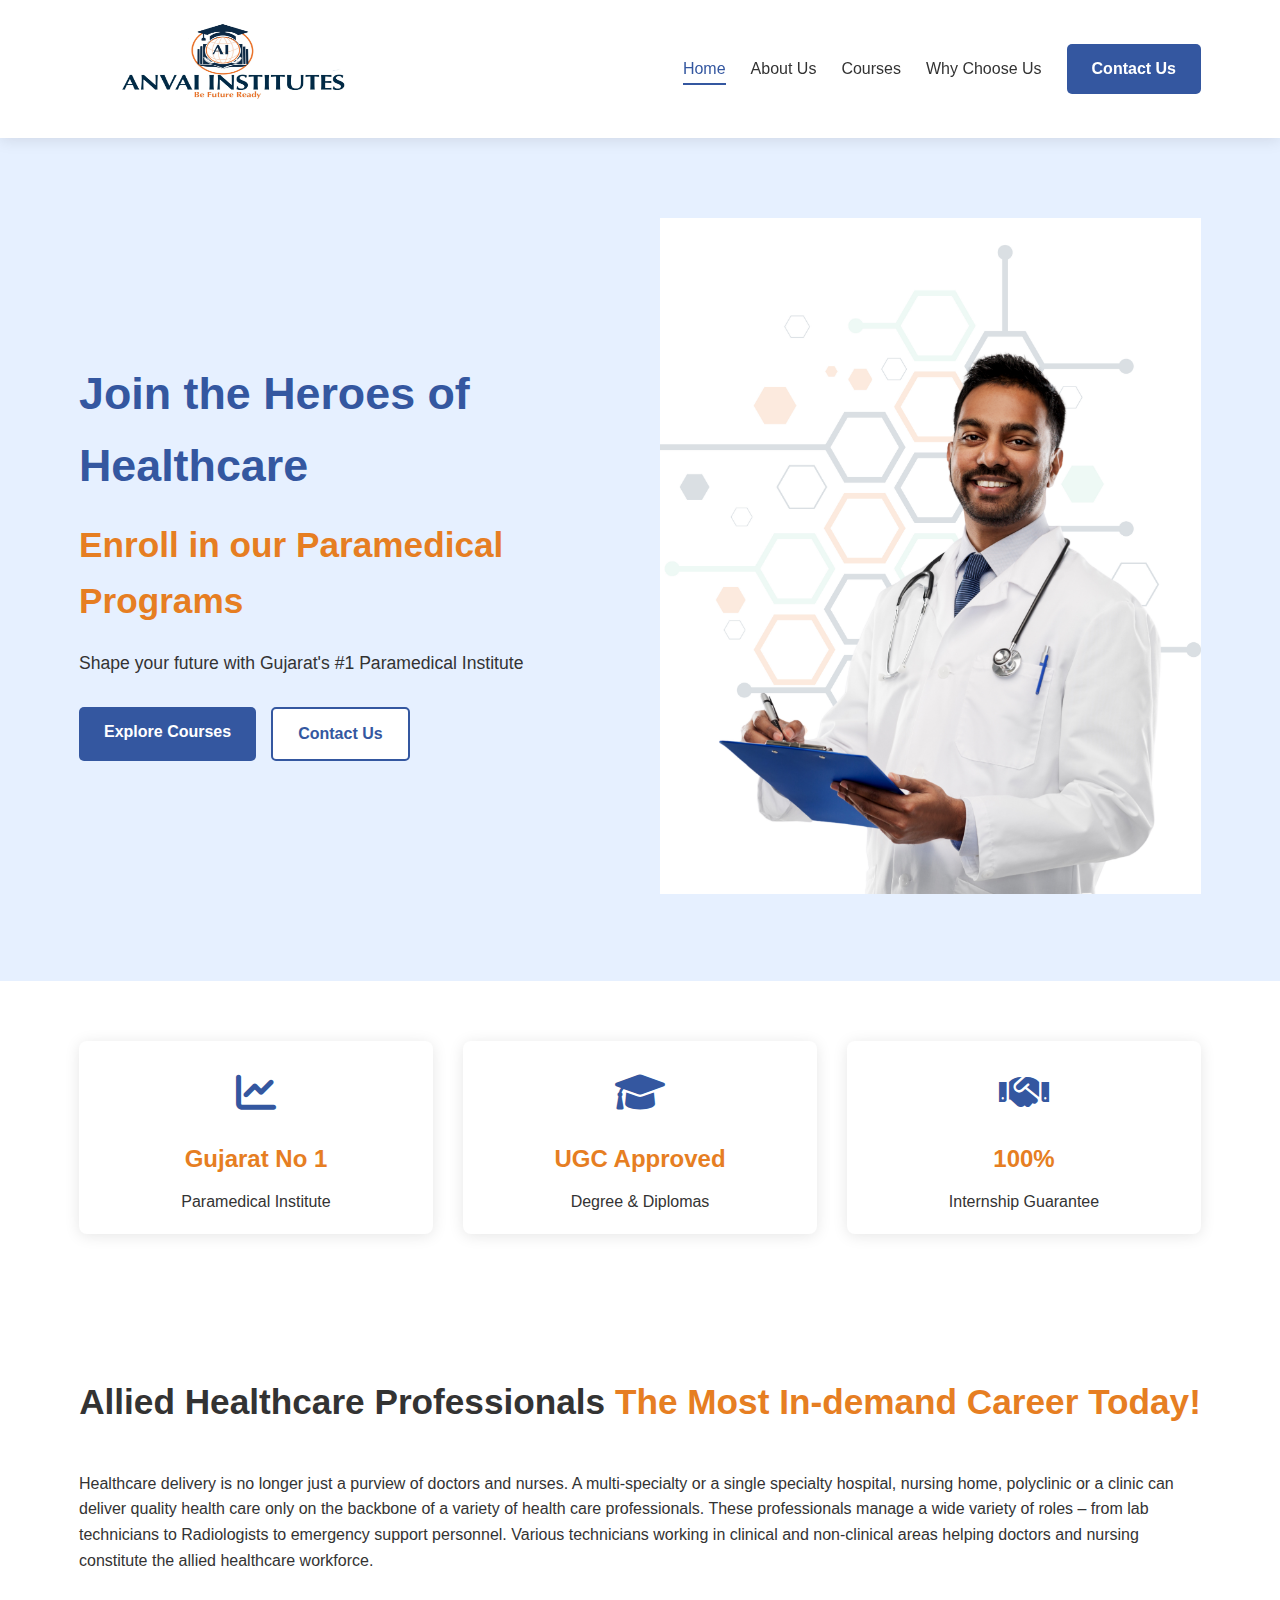
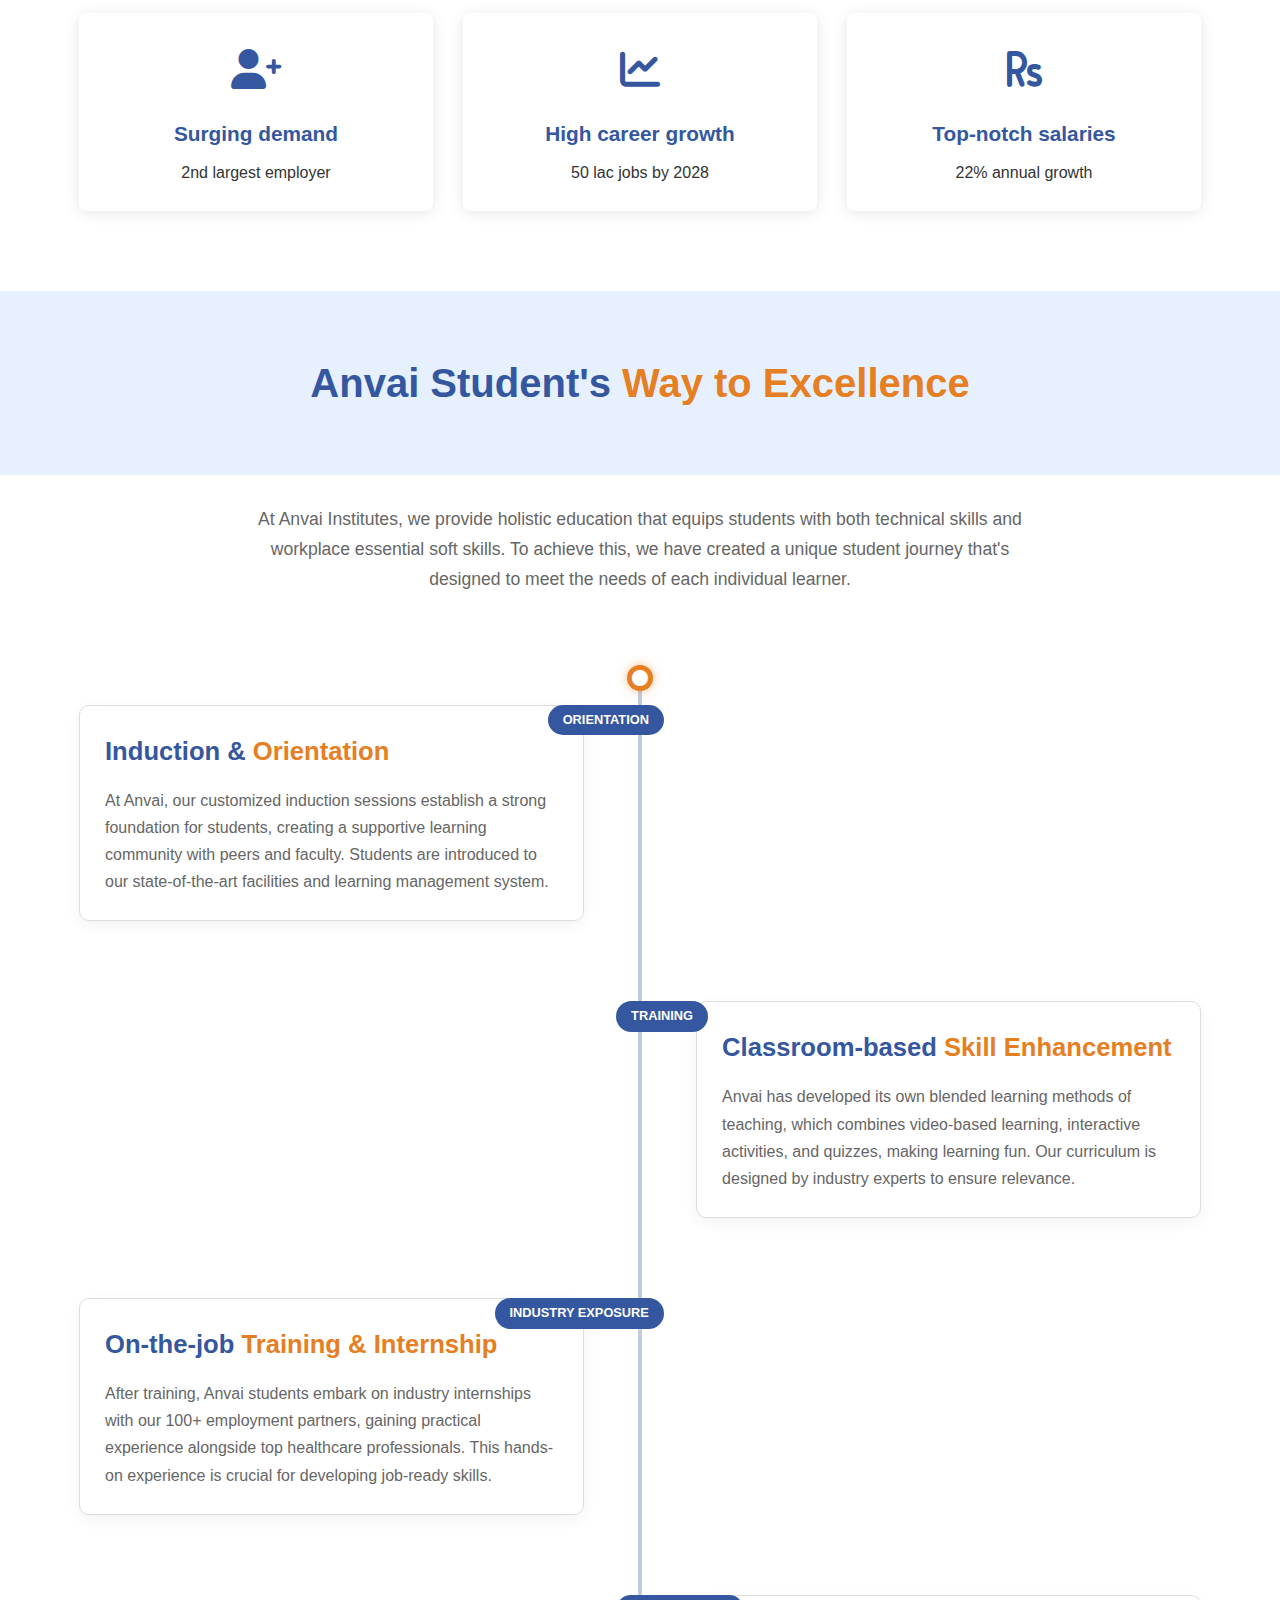
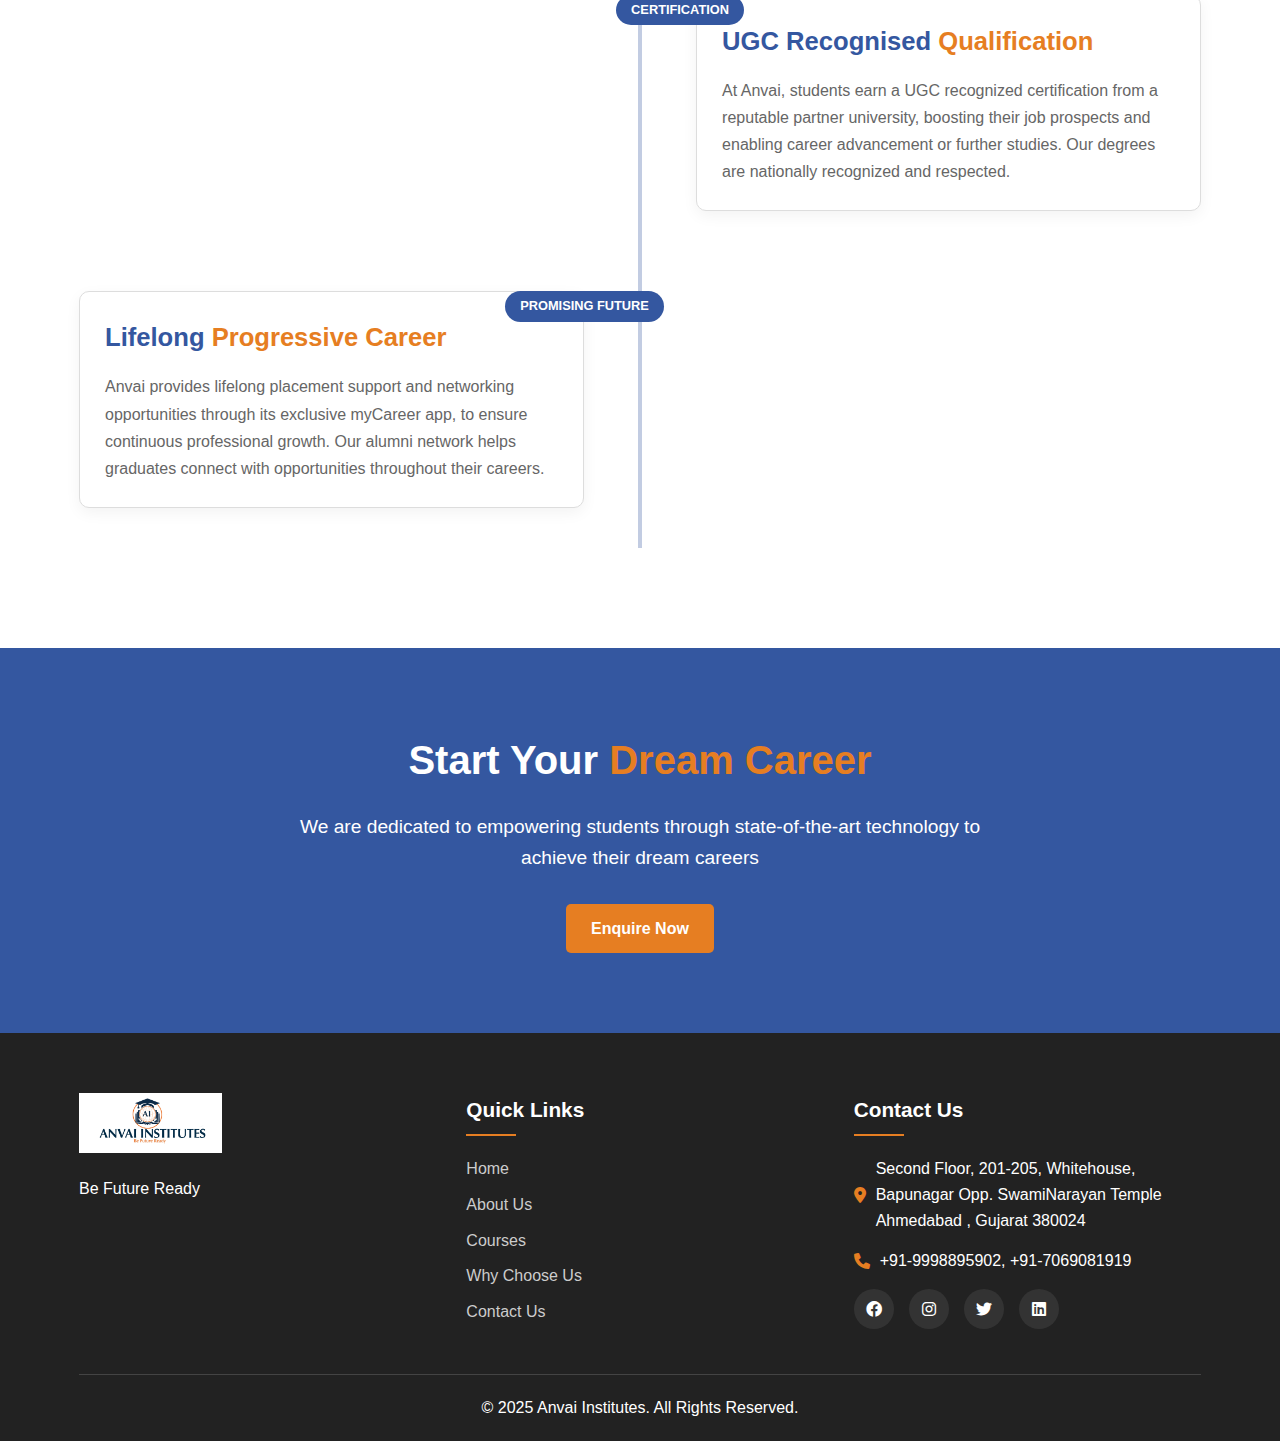
<file: index.html>
<!DOCTYPE html>
<html lang="en">
<head>
    <meta charset="UTF-8">
    <meta name="viewport" content="width=device-width, initial-scale=1.0">
    <title>Anvai Institutes - Healthcare Education</title>
    <link rel="stylesheet" href="style.css">
    <link rel="apple-touch-icon" sizes="180x180" href="apple-touch-icon.png">
    <link rel="icon" type="image/png" sizes="32x32" href="favicon-32x32.png">
    <link rel="icon" type="image/png" sizes="16x16" href="favicon-16x16.png">
    <link rel="stylesheet" href="https://cdnjs.cloudflare.com/ajax/libs/font-awesome/6.0.0-beta3/css/all.min.css">
</head>
<body>
    <header>
        <div class="container">
            <div class="logo">
                <img src="images/logo.jpg" alt="Anvai Institutes Logo">
            </div>
            <nav id="navbar">
                <ul>
                    <li><a href="index.html" class="active">Home</a></li>
                    <li><a href="about.html">About Us</a></li>
                    <li><a href="courses.html">Courses</a></li>
                    <li><a href="advantages.html">Why Choose Us</a></li>
                    <!--  -->
                    <li><a href="contact.html" class="btn-primary">Contact Us</a></li>
                </ul>
                <div class="hamburger" id="hamburger">
                    <div class="bar"></div>
                    <div class="bar"></div>
                    <div class="bar"></div>
                </div>
            </nav>
        </div>
    </header>

    <section class="hero">
        <div class="container">
            <div class="hero-content">
                <h1>Join the Heroes of Healthcare</h1>
                <h2>Enroll in our Paramedical Programs</h2>
                <p>Shape your future with Gujarat's #1 Paramedical Institute</p>
                <div class="hero-buttons">
                    <a href="courses.html" class="btn-primary">Explore Courses</a>
                    <a href="contact.html" class="btn-secondary">Contact Us</a>
                </div>
            </div>
            <div class="hero-image">
                <img src="images/image7.png" alt="Healthcare Professionals">
            </div>
        </div>
    </section>

    <section class="stats">
        <div class="container">
            <div class="stats-item">
                <div class="icon">
                    <i class="fas fa-chart-line"></i>
                </div>
                <h3>Gujarat No 1</h3>
                <p>Paramedical Institute</p>
            </div>
            <div class="stats-item">
                <div class="icon">
                    <i class="fas fa-graduation-cap"></i>
                </div>
                <h3>UGC Approved</h3>
                <p>Degree & Diplomas</p>
            </div>
            <div class="stats-item">
                <div class="icon">
                    <i class="fas fa-handshake"></i>
                </div>
                <h3>100%</h3>
                <p>Internship Guarantee</p>
            </div>
        </div>
    </section>

    <section class="allied-healthcare">
        <div class="container">
            <div class="section-header">
                <h2>Allied Healthcare Professionals <span class="highlight">The Most In-demand Career Today!</span></h2>
            </div>
            <p>Healthcare delivery is no longer just a purview of doctors and nurses. A multi-specialty or a single specialty hospital, nursing home, polyclinic or a clinic can deliver quality health care only on the backbone of a variety of health care professionals. These professionals manage a wide variety of roles – from lab technicians to Radiologists to emergency support personnel. Various technicians working in clinical and non-clinical areas helping doctors and nursing constitute the allied healthcare workforce.</p>
            
            <div class="benefits-grid">
                <div class="benefit-card">
                    <div class="icon">
                        <i class="fas fa-user-plus"></i>
                    </div>
                    <h3>Surging demand</h3>
                    <p>2nd largest employer</p>
                </div>
                <div class="benefit-card">
                    <div class="icon">
                        <i class="fas fa-chart-line"></i>
                    </div>
                    <h3>High career growth</h3>
                    <p>50 lac jobs by 2028</p>
                </div>
                <div class="benefit-card">
                    <div class="icon">
                        <i class="fas fa-rupee-sign"></i>
                    </div>
                    <h3>Top-notch salaries</h3>
                    <p>22% annual growth</p>
                </div>
            </div>
        </div>
    </section>

    <section class="page-header">
        <div class="container">
            <h1>Anvai Student's <span class="highlight">Way to Excellence</span></h1>
        </div>
    </section>

    <section class="journey-intro">
        <div class="container">
            <p>At Anvai Institutes, we provide holistic education that equips students with both technical skills and workplace essential soft skills. To achieve this, we have created a unique student journey that's designed to meet the needs of each individual learner.</p>
        </div>
    </section>

    <section class="journey-timeline">
        <div class="container">
            <div class="timeline">
                <div class="line-container">
                    <div class="line"></div>
                    <div class="arrow">
                        <i class="fas fa-circle"></i>
                    </div>
                </div>

                <!-- Step 1 -->
                <div class="timeline-item left" id="step1">
                    <div class="timeline-badge">
                        <span>Orientation</span>
                    </div>
                    <div class="timeline-content">
                        <h2>Induction & <span class="highlight">Orientation</span></h2>
                        <p>At Anvai, our customized induction sessions establish a strong foundation for students, creating a supportive learning community with peers and faculty. Students are introduced to our state-of-the-art facilities and learning management system.</p>
                    </div>
                </div>

                <!-- Step 2 -->
                <div class="timeline-item right" id="step2">
                    <div class="timeline-badge">
                        <span>Training</span>
                    </div>
                    <div class="timeline-content">
                        <h2>Classroom-based <span class="highlight">Skill Enhancement</span></h2>
                        <p>Anvai has developed its own blended learning methods of teaching, which combines video-based learning, interactive activities, and quizzes, making learning fun. Our curriculum is designed by industry experts to ensure relevance.</p>
                    </div>
                </div>

                <!-- Step 3 -->
                <div class="timeline-item left" id="step3">
                    <div class="timeline-badge">
                        <span>Industry Exposure</span>
                    </div>
                    <div class="timeline-content">
                        <h2>On-the-job <span class="highlight">Training & Internship</span></h2>
                        <p>After training, Anvai students embark on industry internships with our 100+ employment partners, gaining practical experience alongside top healthcare professionals. This hands-on experience is crucial for developing job-ready skills.</p>
                    </div>
                </div>

                <!-- Step 4 -->
                <div class="timeline-item right" id="step4">
                    <div class="timeline-badge">
                        <span>Certification</span>
                    </div>
                    <div class="timeline-content">
                        <h2>UGC Recognised <span class="highlight">Qualification</span></h2>
                        <p>At Anvai, students earn a UGC recognized certification from a reputable partner university, boosting their job prospects and enabling career advancement or further studies. Our degrees are nationally recognized and respected.</p>
                    </div>
                </div>

                <!-- Step 5 -->
                <div class="timeline-item left" id="step5">
                    <div class="timeline-badge">
                        <span>Promising Future</span>
                    </div>
                    <div class="timeline-content">
                        <h2>Lifelong <span class="highlight">Progressive Career</span></h2>
                        <p>Anvai provides lifelong placement support and networking opportunities through its exclusive myCareer app, to ensure continuous professional growth. Our alumni network helps graduates connect with opportunities throughout their careers.</p>
                    </div>
                </div>
            </div>
        </div>
    </section>


    <section class="cta">
        <div class="container">
            <h2>Start Your <span class="highlight">Dream Career</span></h2>
            <p>We are dedicated to empowering students through state-of-the-art technology to achieve their dream careers</p>
            <a href="contact.html" class="btn-primary">Enquire Now</a>
        </div>
    </section>

    <footer>
        <div class="container">
            <div class="footer-content">
                <div class="footer-logo">
                    <img src="images/logo.jpg" alt="Anvai Institutes Logo">
                    <p>Be Future Ready</p>
                </div>
                <div class="footer-links">
                    <h3>Quick Links</h3>
                    <ul>
                        <li><a href="index.html">Home</a></li>
                        <li><a href="about.html">About Us</a></li>
                        <li><a href="courses.html">Courses</a></li>
                        <li><a href="advantages.html">Why Choose Us</a></li>
                        
                        <li><a href="contact.html">Contact Us</a></li>
                    </ul>
                </div>
                <div class="footer-contact">
                    <h3>Contact Us</h3>
                    <p><i class="fas fa-map-marker-alt"></i> Second Floor, 201-205, Whitehouse, Bapunagar Opp. SwamiNarayan Temple
                        Ahmedabad , Gujarat 380024</p>
                    <p><i class="fas fa-phone"></i> +91-9998895902, +91-7069081919</p>
                    <div class="social-icons">
                        <a href="#"><i class="fab fa-facebook"></i></a>
                        <a href="#"><i class="fab fa-instagram"></i></a>
                        <a href="#"><i class="fab fa-twitter"></i></a>
                        <a href="#"><i class="fab fa-linkedin"></i></a>
                    </div>
                </div>
            </div>
            <div class="footer-bottom">
                <p>&copy; 2025 Anvai Institutes. All Rights Reserved.</p>
            </div>
        </div>
    </footer>

    <script src="script.js"></script>
</body>
</html>
</file>
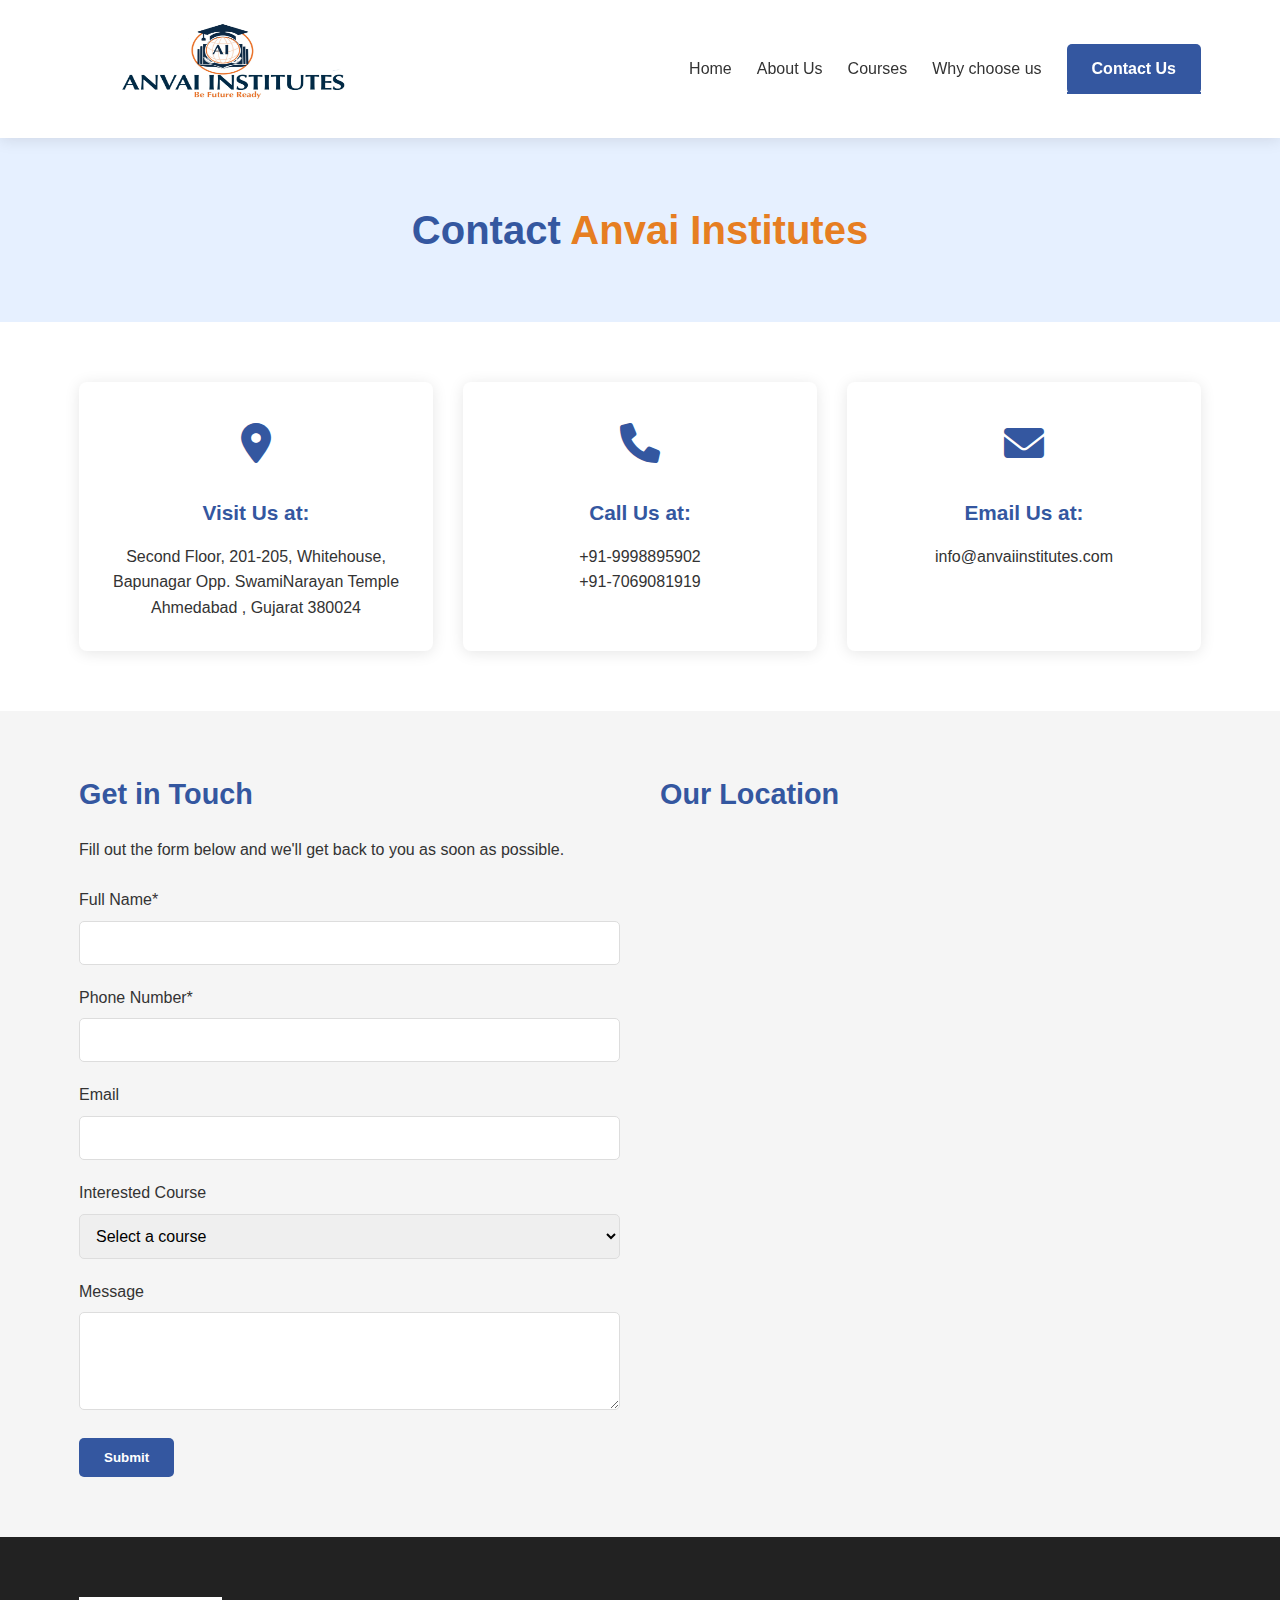
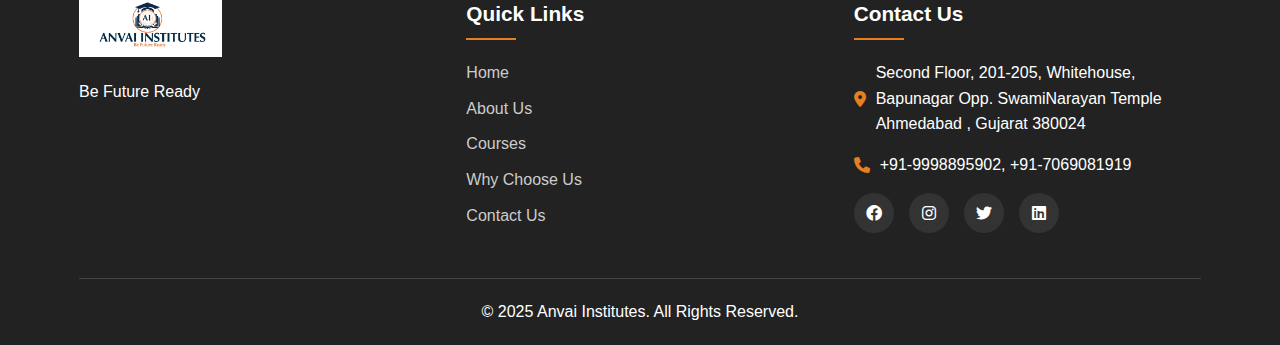
<file: contact.html>
<!DOCTYPE html>
<html lang="en">
<head>
    <meta charset="UTF-8">
    <meta name="viewport" content="width=device-width, initial-scale=1.0">
    <title>Contact Us - Anvai Institutes</title>
    <link rel="stylesheet" href="style.css">
    <link rel="apple-touch-icon" sizes="180x180" href="apple-touch-icon.png">
    <link rel="icon" type="image/png" sizes="32x32" href="favicon-32x32.png">
    <link rel="icon" type="image/png" sizes="16x16" href="favicon-16x16.png">
    <link rel="stylesheet" href="https://cdnjs.cloudflare.com/ajax/libs/font-awesome/6.0.0-beta3/css/all.min.css">
</head>
<body>
    <header>
        <div class="container">
            <div class="logo">
                <img src="images/logo.jpg" alt="Anvai Institutes Logo">
            </div>
            <nav id="navbar">
                <ul>
                    <li><a href="index.html">Home</a></li>
                    <li><a href="about.html">About Us</a></li>
                    <li><a href="courses.html">Courses</a></li>
                    <li><a href="advantages.html">Why choose us</a></li>
                    
                    <li><a href="contact.html" class="active btn-primary">Contact Us</a></li>
                </ul>
                <div class="hamburger" id="hamburger">
                    <div class="bar"></div>
                    <div class="bar"></div>
                    <div class="bar"></div>
                </div>
            </nav>
        </div>
    </header>

    <section class="page-header">
        <div class="container">
            <h1>Contact <span class="highlight">Anvai Institutes</span></h1>
        </div>
    </section>

    <section class="contact-info">
        <div class="container">
            <div class="contact-grid">
                <div class="contact-card">
                    <div class="icon">
                        <i class="fas fa-map-marker-alt"></i>
                    </div>
                    <h3>Visit Us at:</h3>
                    <p>Second Floor, 201-205, Whitehouse, Bapunagar Opp. SwamiNarayan Temple
                        Ahmedabad , Gujarat 380024</p>
                </div>
                
                <div class="contact-card">
                    <div class="icon">
                        <i class="fas fa-phone"></i>
                    </div>
                    <h3>Call Us at:</h3>
                    <p>+91-9998895902</p>
                    <p>+91-7069081919</p>
                </div>
                
                <div class="contact-card">
                    <div class="icon">
                        <i class="fas fa-envelope"></i>
                    </div>
                    <h3>Email Us at:</h3>
                    <p>info@anvaiinstitutes.com</p>
                </div>
            </div>
        </div>
    </section>

    <section class="contact-form">
        <div class="container">
            <div class="form-container">
                <h2>Get in Touch</h2>
                <p>Fill out the form below and we'll get back to you as soon as possible.</p>
                
                <form id="whatsappForm">
                    <div class="form-group">
                        <label for="name">Full Name*</label>
                        <input type="text" id="name" name="name" required>
                    </div>
                    
                    <div class="form-group">
                        <label for="phone">Phone Number*</label>
                        <input type="tel" id="phone" name="phone" required>
                    </div>
                    
                    <div class="form-group">
                        <label for="email">Email</label>
                        <input type="email" id="email" name="email">
                    </div>
                    
                    <div class="form-group">
                        <label for="course">Interested Course</label>
                        <select id="course" name="course">
                            <option value="">Select a course</option>
                            <option value="B.Voc">Bachelor in Vocational Studies (B.Voc)</option>
                            <option value="AD.Voc">Advanced Diploma in Vocational Studies (AD.Voc)</option>
                            <option value="D.Voc">Diploma in Vocational Studies (D.Voc)</option>
                        </select>
                    </div>
                    
                    <div class="form-group">
                        <label for="message">Message</label>
                        <textarea id="message" name="message" rows="4"></textarea>
                    </div>
                    
                    <button type="submit" class="btn-primary">Submit</button>
                </form>
            </div>
            
            <div class="map-container">
                <h2>Our Location</h2>
                <div class="map">
                    <iframe src="https://www.google.com/maps/embed?pb=!1m18!1m12!1m3!1d3671.6979153323224!2d72.6092!3d23.0476!2m3!1f0!2f0!3f0!3m2!1i1024!2i768!4f13.1!3m3!1m2!1s0x0%3A0x0!2zMjPCsDAyJzUxLjQiTiA3MsKwMzYnMzMuMSJF!5e0!3m2!1sen!2sin!4v1616661315372!5m2!1sen!2sin" width="100%" height="450" style="border:0;" allowfullscreen="" loading="lazy"></iframe>
                </div>
            </div>
        </div>
    </section>

    <footer>
        <div class="container">
            <div class="footer-content">
                <div class="footer-logo">
                    <img src="images/logo.jpg" alt="Anvai Institutes Logo">
                    <p>Be Future Ready</p>
                </div>
                <div class="footer-links">
                    <h3>Quick Links</h3>
                    <ul>
                        <li><a href="index.html">Home</a></li>
                        <li><a href="about.html">About Us</a></li>
                        <li><a href="courses.html">Courses</a></li>
                        <li><a href="advantages.html">Why Choose Us</a></li>
                        
                        <li><a href="contact.html">Contact Us</a></li>
                    </ul>
                </div>
                <div class="footer-contact">
                    <h3>Contact Us</h3>
                    <p><i class="fas fa-map-marker-alt"></i> Second Floor, 201-205, Whitehouse, Bapunagar Opp. SwamiNarayan Temple
                        Ahmedabad , Gujarat 380024</p>
                    <p><i class="fas fa-phone"></i> +91-9998895902, +91-7069081919</p>
                    <div class="social-icons">
                        <a href="#"><i class="fab fa-facebook"></i></a>
                        <a href="#"><i class="fab fa-instagram"></i></a>
                        <a href="#"><i class="fab fa-twitter"></i></a>
                        <a href="#"><i class="fab fa-linkedin"></i></a>
                    </div>
                </div>
            </div>
            <div class="footer-bottom">
                <p>&copy; 2025 Anvai Institutes. All Rights Reserved.</p>
            </div>
        </div>
    </footer>

    <script src="script.js"></script>
</body>
</html>
</file>
<file: style.css>
/* Global Styles */
:root {
    --primary-color: #3457a0;
    --secondary-color: #e67e22;
    --dark-blue: #1e3a8a;
    --light-blue: #e6f0ff;
    --text-color: #333;
    --light-text: #666;
    --white: #fff;
    --light-gray: #f5f5f5;
    --border-color: #ddd;
    --box-shadow: 0 2px 15px rgba(0, 0, 0, 0.1);
    --transition: all 0.3s ease;
}

* {
    margin: 0;
    padding: 0;
    box-sizing: border-box;
}

body {
    font-family: 'Segoe UI', Tahoma, Geneva, Verdana, sans-serif;
    line-height: 1.6;
    color: var(--text-color);
}

.container {
    width: 90%;
    max-width: 1200px;
    margin: 0 auto;
    padding: 0 15px;
}

a {
    text-decoration: none;
    color: var(--primary-color);
    transition: var(--transition);
}

a:hover {
    color: var(--secondary-color);
}

ul {
    list-style: none;
}

img {
    max-width: 100%;
    height: auto;

}

.highlight {
    color: var(--secondary-color);
}

.section-header {
    text-align: center;
    margin-bottom: 40px;
}

.section-header h2 {
    font-size: 2.2rem;
    margin-bottom: 15px;
    color: var(--text-color);
}

.section-header p {
    color: var(--light-text);
    max-width: 700px;
    margin: 0 auto;
}

/* Buttons */
.btn-primary, .btn-secondary {
    display: inline-block;
    padding: 12px 25px;
    border-radius: 5px;
    font-weight: 600;
    text-align: center;
    cursor: pointer;
    transition: var(--transition);
    border: none;
}

.btn-primary {
    background-color: var(--primary-color);
    color: var(--white);
}

.btn-primary:hover {
    background-color: var(--dark-blue);
    color: var(--white);
}

.btn-secondary {
    background-color: var(--white);
    color: var(--primary-color);
    border: 2px solid var(--primary-color);
}

.btn-secondary:hover {
    background-color: var(--light-blue);
}

/* Header */
header {
    background-color: var(--white);
    box-shadow: var(--box-shadow);
    position: sticky;
    top: 0;
    z-index: 1000;
    padding: 15px 0;
}

header .container {
    display: flex;
    justify-content: space-between;
    align-items: center;
}

.logo img {
    height: 100px;
    width: 300px;
}

nav ul {
    display: flex;
    align-items: center;
}

nav ul li {
    margin-left: 25px;
}

nav ul li a {
    color: var(--text-color);
    font-weight: 500;
    padding: 8px 0;
    position: relative;
}

nav ul li a:after {
    content: '';
    position: absolute;
    width: 0;
    height: 2px;
    background-color: var(--primary-color);
    bottom: 0;
    left: 0;
    transition: var(--transition);
}

nav ul li a:hover:after,
nav ul li a.active:after {
    width: 100%;
}

nav ul li a.active {
    color: var(--primary-color);
}

nav ul li:last-child a.active {
    color: white;
}

.hamburger {
    display: none;
    cursor: pointer;
}

.bar {
    display: block;
    width: 25px;
    height: 3px;
    margin: 5px auto;
    background-color: var(--text-color);
    transition: var(--transition);
}

/* Hero Section */
.hero {
    padding: 80px 0;
    background-color: var(--light-blue);
}

.hero .container {
    display: flex;
    align-items: center;
    justify-content: space-between;
}

.hero-content {
    flex: 1;
    padding-right: 40px;
}

.hero-image {
    flex: 1;
    text-align: center;
}

.hero h1 {
    font-size: 2.8rem;
    margin-bottom: 15px;
    color: var(--primary-color);
}

.hero h2 {
    font-size: 2.2rem;
    margin-bottom: 20px;
    color: var(--secondary-color);
}

.hero p {
    font-size: 1.1rem;
    margin-bottom: 30px;
}

.hero-buttons {
    display: flex;
    gap: 15px;
}

/* Stats Section */
.stats {
    padding: 60px 0;
    background-color: var(--white);
}

.stats .container {
    display: flex;
    justify-content: space-around;
    flex-wrap: wrap;
    gap: 30px;
}

.stats-item {
    text-align: center;
    flex: 1;
    min-width: 200px;
    padding: 20px;
    border-radius: 8px;
    box-shadow: var(--box-shadow);
    transition: var(--transition);
}

.stats-item:hover {
    transform: translateY(-5px);
}

.stats-item .icon {
    font-size: 2.5rem;
    color: var(--primary-color);
    margin-bottom: 15px;
}

.stats-item h3 {
    font-size: 1.5rem;
    color: var(--secondary-color);
    margin-bottom: 10px;
}

/* Healthcare Growth Section */
.healthcare-growth {
    padding: 80px 0;
    background-color: var(--light-gray);
}

.growth-content {
    display: flex;
    align-items: center;
    gap: 30px;
    margin-bottom: 40px;
}

.niti-logo {
    flex: 0 0 150px;
}

.growth-text {
    flex: 1;
}

.growth-chart {
    text-align: center;
}

.growth-chart h3 {
    margin-bottom: 20px;
    font-size: 1.2rem;
}

/* Allied Healthcare Section */
.allied-healthcare {
    padding: 80px 0;
    background-color: var(--white);
}

.benefits-grid {
    display: flex;
    flex-wrap: wrap;
    justify-content: space-between;
    gap: 30px;
    margin-top: 40px;
}

.benefit-card {
    flex: 1;
    min-width: 250px;
    padding: 25px;
    border-radius: 8px;
    box-shadow: var(--box-shadow);
    text-align: center;
    transition: var(--transition);
}

.benefit-card:hover {
    transform: translateY(-5px);
}

.benefit-card .icon {
    font-size: 2.5rem;
    color: var(--primary-color);
    margin-bottom: 15px;
}

.benefit-card h3 {
    font-size: 1.3rem;
    color: var(--primary-color);
    margin-bottom: 10px;
}

/* CTA Section */
.cta {
    padding: 80px 0;
    background-color: var(--primary-color);
    text-align: center;
    color: var(--white);
}

.cta h2 {
    font-size: 2.5rem;
    margin-bottom: 20px;
}

.cta p {
    font-size: 1.2rem;
    margin-bottom: 30px;
    max-width: 700px;
    margin-left: auto;
    margin-right: auto;
}

.cta .btn-primary {
    background-color: var(--secondary-color);
}

.cta .btn-primary:hover {
    background-color: #d35400;
}

/* Footer */
footer {
    background-color: #222;
    color: var(--white);
    padding: 60px 0 20px;
}

.footer-content {
    display: flex;
    flex-wrap: wrap;
    justify-content: space-between;
    gap: 40px;
    margin-bottom: 40px;
}

.footer-logo {
    flex: 1;
    min-width: 200px;
}

.footer-logo img {
    height: 60px;
    margin-bottom: 15px;
}

.footer-links, .footer-contact {
    flex: 1;
    min-width: 200px;
}

.footer-links h3, .footer-contact h3 {
    font-size: 1.3rem;
    margin-bottom: 20px;
    position: relative;
    padding-bottom: 10px;
}

.footer-links h3:after, .footer-contact h3:after {
    content: '';
    position: absolute;
    width: 50px;
    height: 2px;
    background-color: var(--secondary-color);
    bottom: 0;
    left: 0;
}

.footer-links ul li {
    margin-bottom: 10px;
}

.footer-links ul li a {
    color: #ccc;
}

.footer-links ul li a:hover {
    color: var(--secondary-color);
}

.footer-contact p {
    margin-bottom: 15px;
    display: flex;
    align-items: center;
}

.footer-contact p i {
    margin-right: 10px;
    color: var(--secondary-color);
}

.social-icons {
    display: flex;
    gap: 15px;
}

.social-icons a {
    display: inline-flex;
    align-items: center;
    justify-content: center;
    width: 40px;
    height: 40px;
    border-radius: 50%;
    background-color: #333;
    color: var(--white);
    transition: var(--transition);
}

.social-icons a:hover {
    background-color: var(--secondary-color);
    transform: translateY(-3px);
}

.footer-bottom {
    text-align: center;
    padding-top: 20px;
    border-top: 1px solid #444;
}

/* Page Header */
.page-header {
    background-color: var(--light-blue);
    padding: 60px 0;
    text-align: center;
}

.page-header h1 {
    font-size: 2.5rem;
    color: var(--primary-color);
}

/* Courses Page */
.courses-intro {
    padding: 40px 0;
    text-align: center;
}

.courses-intro p {
    max-width: 800px;
    margin: 0 auto;
    font-size: 1.1rem;
}

.courses-grid {
    padding: 40px 0;
    background-color: var(--light-gray);
}

.courses-grid .container {
    display: flex;
    flex-wrap: wrap;
    gap: 30px;
}

.course-card {
    flex: 1;
    min-width: 300px;
    background-color: var(--white);
    border-radius: 8px;
    overflow: hidden;
    box-shadow: var(--box-shadow);
    transition: var(--transition);
}

.course-card:hover {
    transform: translateY(-5px);
}

.course-content {
    padding: 25px;
}

.course-content h3 {
    font-size: 1.3rem;
    color: var(--primary-color);
    margin-bottom: 15px;
}

.course-content ul {
    list-style: disc;
    padding-left: 20px;
}

.course-content ul li {
    margin-bottom: 8px;
}

.streams {
    padding: 60px 0;
}

.streams .container {
    display: flex;
    flex-wrap: wrap;
    align-items: center;
    gap: 40px;
}

.streams h2 {
    width: 100%;
    font-size: 1.8rem;
    margin-bottom: 20px;
    color: var(--primary-color);
}

.streams-list {
    flex: 1;
    min-width: 300px;
    list-style: disc;
    padding-left: 20px;
    position: relative;
    top: -200px;
}

.streams-list li {
    margin-bottom: 12px;
    font-size: 1.1rem;
}

.streams-image {
    flex: 1;
    min-width: 300px;
    text-align: center;
}

/* Advantages Page */
.advantages {
    padding: 60px 0;
}

.advantage-card {
    display: flex;
    align-items: center;
    margin-bottom: 30px;
    padding: 25px;
    border-radius: 8px;
    box-shadow: var(--box-shadow);
    transition: var(--transition);
}

.advantage-card:hover {
    transform: translateX(5px);
}

.advantage-icon {
    flex: 0 0 80px;
    height: 80px;
    display: flex;
    align-items: center;
    justify-content: center;
    font-size: 2rem;
    color: var(--primary-color);
    background-color: var(--light-blue);
    border-radius: 50%;
    margin-right: 25px;
}

.advantage-content h3 {
    font-size: 1.3rem;
    color: var(--primary-color);
    margin-bottom: 8px;
}

.holistic-learning {
    padding: 80px 0;
    background-color: var(--light-gray);
}

.learning-image {
    margin-bottom: 40px;
    text-align: center;
}

.learning-process {
    position: relative;
}

.process-center {
    display: flex;
    justify-content: center;
    margin-bottom: 40px;
}

.process-circle {
    width: 250px;
    height: 250px;
    background-color: var(--primary-color);
    border-radius: 50%;
    display: flex;
    align-items: center;
    justify-content: center;
    color: var(--white);
    text-align: center;
    padding: 20px;
}

.process-circle h3 {
    font-size: 1.3rem;
}

.process-items {
    display: flex;
    justify-content: space-around;
    flex-wrap: wrap;
    gap: 30px;
}

.process-item {
    flex: 1;
    min-width: 250px;
    text-align: center;
    padding: 25px;
    background-color: var(--white);
    border-radius: 8px;
    box-shadow: var(--box-shadow);
}

.process-icon {
    width: 80px;
    height: 80px;
    background-color: var(--primary-color);
    border-radius: 50%;
    display: flex;
    align-items: center;
    justify-content: center;
    margin: 0 auto 20px;
    color: var(--white);
    font-size: 1.8rem;
}

.process-item h4 {
    font-size: 1.2rem;
    color: var(--primary-color);
    margin-bottom: 10px;
}

/* Allied Healthcare Page */
.allied-definition {
    padding: 40px 0;
    text-align: center;
}

.allied-definition p {
    max-width: 900px;
    margin: 0 auto;
    font-size: 1.1rem;
}

.allied-details {
    padding: 60px 0;
    background-color: var(--light-gray);
}

.allied-content {
    display: flex;
    flex-wrap: wrap;
    align-items: center;
    gap: 40px;
}

.allied-info {
    flex: 1;
    min-width: 300px;
}

.info-item {
    margin-bottom: 25px;
    display: flex;
    align-items: flex-start;
}

.info-bar {
    width: 4px;
    height: 50px;
    background-color: var(--primary-color);
    margin-right: 15px;
    border-radius: 2px;
}

.info-item h3 {
    font-size: 1.3rem;
    color: var(--primary-color);
    margin-bottom: 5px;
}

.allied-image {
    flex: 1;
    min-width: 300px;
    text-align: center;
}

.bvoc-program {
    padding: 80px 0;
}

.bvoc-content {
    display: flex;
    flex-wrap: wrap;
    align-items: center;
    gap: 40px;
}

.bvoc-text {
    flex: 1;
    min-width: 300px;
}

.bvoc-text p {
    font-size: 1.1rem;
}

.bvoc-image {
    flex: 1;
    min-width: 300px;
    text-align: center;
}

/* Contact Page */
.contact-info {
    padding: 60px 0;
}

.contact-grid {
    display: flex;
    flex-wrap: wrap;
    justify-content: space-around;
    gap: 30px;
}

.contact-card {
    flex: 1;
    min-width: 250px;
    text-align: center;
    padding: 30px;
    border-radius: 8px;
    box-shadow: var(--box-shadow);
    transition: var(--transition);
}

.contact-card:hover {
    transform: translateY(-5px);
}

.contact-card .icon {
    font-size: 2.5rem;
    color: var(--primary-color);
    margin-bottom: 20px;
}

.contact-card h3 {
    font-size: 1.3rem;
    margin-bottom: 15px;
    color: var(--primary-color);
}

.contact-form {
    padding: 60px 0;
    background-color: var(--light-gray);
}

.contact-form .container {
    display: flex;
    flex-wrap: wrap;
    gap: 40px;
}

.form-container, .map-container {
    flex: 1;
    min-width: 300px;
}

.form-container h2, .map-container h2 {
    font-size: 1.8rem;
    margin-bottom: 20px;
    color: var(--primary-color);
}

.form-container p {
    margin-bottom: 25px;
}

.form-group {
    margin-bottom: 20px;
}

.form-group label {
    display: block;
    margin-bottom: 8px;
    font-weight: 500;
}

.form-group input, .form-group select, .form-group textarea {
    width: 100%;
    padding: 12px;
    border: 1px solid var(--border-color);
    border-radius: 5px;
    font-family: inherit;
    font-size: 1rem;
}

.form-group textarea {
    resize: vertical;
}

/* About Page */
.about-intro {
    padding: 60px 0;
}

.about-content {
    display: flex;
    flex-wrap: wrap;
    align-items: center;
    gap: 40px;
}

.about-text {
    flex: 1;
    min-width: 300px;
}

.about-text p {
    font-size: 1.1rem;
    margin-bottom: 30px;
}

.about-features {
    display: flex;
    flex-wrap: wrap;
    gap: 20px;
}

.feature {
    display: flex;
    align-items: center;
    flex: 1;
    min-width: 200px;
}

.feature-icon {
    width: 50px;
    height: 50px;
    background-color: var(--light-blue);
    border-radius: 50%;
    display: flex;
    align-items: center;
    justify-content: center;
    margin-right: 15px;
    color: var(--primary-color);
    font-size: 1.3rem;
}

.about-image {
    flex: 1;
    min-width: 300px;
    text-align: center;
}

.mission-vision {
    padding: 60px 0;
    background-color: var(--light-gray);
}

.mission-vision .container {
    display: flex;
    flex-wrap: wrap;
    gap: 40px;
}

.mission, .vision {
    flex: 1;
    min-width: 300px;
    padding: 30px;
    border-radius: 8px;
    background-color: var(--white);
    box-shadow: var(--box-shadow);
}

.mission h2, .vision h2 {
    font-size: 1.8rem;
    margin-bottom: 20px;
    color: var(--primary-color);
}

.testimonials {
    padding: 80px 0;
}

.testimonial-slider {
    display: flex;
    flex-wrap: wrap;
    gap: 30px;
}

.testimonial {
    flex: 1;
    min-width: 300px;
    padding: 30px;
    border-radius: 8px;
    box-shadow: var(--box-shadow);
    background-color: var(--white);
}

.testimonial-content {
    margin-bottom: 20px;
}

.testimonial-content p {
    font-style: italic;
    position: relative;
    padding: 0 20px;
}

.testimonial-content p:before, .testimonial-content p:after {
    content: '"';
    font-size: 2rem;
    color: var(--primary-color);
    position: absolute;
}

.testimonial-content p:before {
    left: 0;
    top: -10px;
}

.testimonial-content p:after {
    right: 0;
    bottom: -20px;
}

.testimonial-author {
    display: flex;
    align-items: center;
}

.author-image {
    width: 60px;
    height: 60px;
    border-radius: 50%;
    overflow: hidden;
    margin-right: 15px;
}

.author-info h4 {
    font-size: 1.1rem;
    margin-bottom: 5px;
}

/* Responsive Styles */
@media (max-width: 992px) {
    .hero .container {
        flex-direction: column;
        text-align: center;
    }
    
    .hero-content {
        padding-right: 0;
        margin-bottom: 40px;
    }
    
    .hero-buttons {
        justify-content: center;
    }
    
    .growth-content {
        flex-direction: column;
        text-align: center;
    }
}

@media (max-width: 768px) {
    nav ul {
        position: fixed;
        left: -100%;
        top: 90px;
        flex-direction: column;
        background-color: var(--white);
        width: 100%;
        text-align: center;
        transition: var(--transition);
        box-shadow: 0 10px 15px rgba(0, 0, 0, 0.1);
        padding: 20px 0;
    }
    
    nav ul.active {
        left: 0;
    }
    
    nav ul li {
        margin: 15px 0;
    }
    
    .hamburger {
        display: block;
    }
    
    .hamburger.active .bar:nth-child(2) {
        opacity: 0;
    }
    
    .hamburger.active .bar:nth-child(1) {
        transform: translateY(8px) rotate(45deg);
    }
    
    .hamburger.active .bar:nth-child(3) {
        transform: translateY(-8px) rotate(-45deg);
    }
}

@media (max-width: 576px) {
    .section-header h2 {
        font-size: 1.8rem;
    }
    
    .hero h1 {
        font-size: 2.2rem;
    }
    
    .hero h2 {
        font-size: 1.8rem;
    }
    
    .cta h2 {
        font-size: 2rem;
    }
}

/* Why Choose Us Page Styles */
.why-choose-us {
    position: relative;
    padding: 60px 0;
    overflow: hidden;
}

/* Animated blob background */
.blob-bg {
    position: absolute;
    width: 800px;
    height: 800px;
    border-radius: 50%;
    background: linear-gradient(135deg, rgba(52, 87, 160, 0.05) 0%, rgba(230, 126, 34, 0.05) 100%);
    top: -200px;
    left: -200px;
    z-index: -1;
    animation: blob-float 15s ease-in-out infinite alternate;
}

@keyframes blob-float {
    0% {
        transform: translate(0, 0) scale(1);
    }
    50% {
        transform: translate(100px, 50px) scale(1.1);
    }
    100% {
        transform: translate(50px, 100px) scale(0.9);
    }
}

/* Feature cards */
.feature-card {
    display: flex;
    align-items: center;
    margin-bottom: 60px;
    position: relative;
}

.feature-card:last-child {
    margin-bottom: 40px;
}

.feature-card.left {
    flex-direction: row;
}

.feature-card.right {
    flex-direction: row-reverse;
}

.feature-content {
    flex: 1;
    padding: 30px;
    background-color: var(--white);
    border-radius: 15px;
    box-shadow: var(--box-shadow);
    z-index: 2;
    transition: transform 0.3s ease;
}

.feature-card:hover .feature-content {
    transform: translateY(-5px);
}

.feature-content h2 {
    font-size: 1.6rem;
    color: var(--primary-color);
    margin-bottom: 15px;
    position: relative;
    padding-bottom: 10px;
}

.feature-content h2:after {
    content: '';
    position: absolute;
    width: 60px;
    height: 3px;
    background-color: var(--secondary-color);
    bottom: 0;
    left: 0;
}

.feature-content p {
    color: var(--light-text);
    line-height: 1.7;
}

.feature-image {
    flex: 0 0 250px;
    position: relative;
    z-index: 1;
    display: flex;
    justify-content: center;
}

.image-container {
    width: 180px;
    height: 180px;
    background: linear-gradient(135deg, var(--light-blue) 0%, #f0f8ff 100%);
    border-radius: 50%;
    display: flex;
    align-items: center;
    justify-content: center;
    box-shadow: 0 10px 20px rgba(52, 87, 160, 0.15);
    position: relative;
    transition: transform 0.3s ease;
}

.feature-card:hover .image-container {
    transform: scale(1.05);
}

.image-container:before {
    content: '';
    position: absolute;
    width: 200px;
    height: 200px;
    border: 2px dashed var(--primary-color);
    border-radius: 50%;
    opacity: 0.3;
    animation: spin 30s linear infinite;
}

@keyframes spin {
    0% {
        transform: rotate(0deg);
    }
    100% {
        transform: rotate(360deg);
    }
}

.image-container i {
    font-size: 70px;
    color: var(--primary-color);
}

/* Floating animation for alternating cards */
.feature-card:nth-child(odd) .image-container {
    animation: float-up-down 4s ease-in-out infinite;
}

.feature-card:nth-child(even) .image-container {
    animation: float-up-down 4s ease-in-out infinite 2s;
}

@keyframes float-up-down {
    0%, 100% {
        transform: translateY(0);
    }
    50% {
        transform: translateY(-15px);
    }
}

/* Responsive styles */
@media (max-width: 992px) {
    .feature-card.left, 
    .feature-card.right {
        flex-direction: column;
        text-align: center;
    }
    
    .feature-content {
        width: 100%;
        margin-top: 30px;
        order: 2;
    }
    
    .feature-image {
        width: 100%;
        order: 1;
    }
    
    .feature-content h2:after {
        left: 50%;
        transform: translateX(-50%);
    }
}

@media (max-width: 768px) {
    .why-choose-us {
        padding: 40px 0;
    }
    
    .feature-card {
        margin-bottom: 40px;
    }
    
    .feature-content {
        padding: 20px;
    }
    
    .feature-content h2 {
        font-size: 1.4rem;
    }
    
    .image-container {
        width: 150px;
        height: 150px;
    }
    
    .image-container:before {
        width: 170px;
        height: 170px;
    }
    
    .image-container i {
        font-size: 60px;
    }
    
    /* Reduce animation on mobile to prevent layout issues */
    @keyframes float-up-down {
        0%, 100% {
            transform: translateY(0);
        }
        50% {
            transform: translateY(-10px);
        }
    }
}

@media (max-width: 576px) {
    .feature-content {
        padding: 15px;
    }
    
    .feature-content h2 {
        font-size: 1.3rem;
    }
    
    .image-container {
        width: 120px;
        height: 120px;
    }
    
    .image-container:before {
        width: 140px;
        height: 140px;
    }
    
    .image-container i {
        font-size: 50px;
    }
    
    /* Disable some animations on very small screens */
    .blob-bg {
        animation: none;
    }
    
    .feature-card:nth-child(odd) .image-container,
    .feature-card:nth-child(even) .image-container {
        animation: none;
    }
    
    .image-container:before {
        animation: none;
    }
}

/* Student Journey Timeline Styles */
.page-header {
    background-color: var(--light-blue);
    padding: 60px 0;
    text-align: center;
}

.page-header h1 {
    font-size: 2.5rem;
    color: var(--primary-color);
}

.journey-intro {
    padding: 30px 0;
    text-align: center;
    background-color: var(--white);
}

.journey-intro p {
    max-width: 800px;
    margin: 0 auto;
    font-size: 1.1rem;
    line-height: 1.7;
    color: var(--light-text);
}

.journey-timeline {
    background-color: var(--white);
    padding: 40px 0 100px;
    position: relative;
}

.timeline {
    position: relative;
    padding: 40px 0;
}

/* Line and Arrow */
.line-container {
    position: absolute;
    top: 0;
    bottom: 0;
    left: 50%;
    transform: translateX(-50%);
    width: 4px;
    height: 100%;
}

.line {
    position: absolute;
    top: 0;
    bottom: 0;
    left: 50%;
    transform: translateX(-50%);
    width: 4px;
    background-color: var(--primary-color);
    opacity: 0.3;
    height: 100%;
}

.arrow {
    position: absolute;
    left: 50%;
    transform: translateX(-50%);
    color: var(--secondary-color);
    font-size: 16px;
    z-index: 2;
    transition: top 0.3s ease;
}

.arrow i {
    background-color: var(--secondary-color);
    color: var(--white);
    border-radius: 50%;
    padding: 5px;
    box-shadow: 0 0 10px rgba(230, 126, 34, 0.5);
}

/* Timeline Items */
.timeline-item {
    position: relative;
    margin-bottom: 80px;
    width: 45%;
}

.timeline-item:last-child {
    margin-bottom: 0;
}

.timeline-item.left {
    margin-right: auto;
    margin-left: 0;
}

.timeline-item.right {
    margin-left: auto;
    margin-right: 0;
}

/* Badge */
.timeline-badge {
    position: absolute;
    top: 0;
    width: auto;
    padding: 5px 15px;
    border-radius: 20px;
    background-color: var(--primary-color);
    color: var(--white);
    font-size: 0.8rem;
    font-weight: 600;
    text-transform: uppercase;
    z-index: 1;
}

.timeline-item.left .timeline-badge {
    right: -80px;
}

.timeline-item.right .timeline-badge {
    left: -80px;
}

/* Content */
.timeline-content {
    background-color: var(--white);
    border: 1px solid var(--border-color);
    border-radius: 10px;
    padding: 25px;
    position: relative;
    box-shadow: 0 5px 15px rgba(0, 0, 0, 0.05);
    transition: transform 0.3s ease, box-shadow 0.3s ease;
}

.timeline-content:hover {
    transform: translateY(-5px);
    box-shadow: 0 8px 20px rgba(0, 0, 0, 0.1);
}

.timeline-content:before {
    content: '';
    position: absolute;
    top: 20px;
    width: 15px;
    height: 15px;
    background-color: var(--white);
    transform: rotate(45deg);
    border: 1px solid var(--border-color);
    z-index: -1;
}

.timeline-item.left .timeline-content:before {
    right: -8px;
    border-top: none;
    border-left: none;
}

.timeline-item.right .timeline-content:before {
    left: -8px;
    border-bottom: none;
    border-right: none;
}

.timeline-content h2 {
    font-size: 1.6rem;
    margin-bottom: 15px;
    color: var(--primary-color);
}

.timeline-content p {
    color: var(--light-text);
    line-height: 1.7;
}

.timeline-content .highlight {
    color: var(--secondary-color);
}

/* Active state for timeline items */
.timeline-item.active .timeline-content {
    border-color: var(--secondary-color);
    box-shadow: 0 8px 20px rgba(230, 126, 34, 0.1);
}

/* Responsive styles */
@media (max-width: 992px) {
    .page-header h1 {
        font-size: 2.2rem;
    }
    
    .timeline-content h2 {
        font-size: 1.5rem;
    }
}

@media (max-width: 768px) {
    .timeline-item {
        width: calc(100% - 60px);
        margin-left: 60px;
        margin-right: 0;
        margin-bottom: 60px;
    }
    
    .line-container {
        left: 30px;
    }
    
    .timeline-item.left .timeline-badge,
    .timeline-item.right .timeline-badge {
        left: -60px;
        top: 15px;
        width: auto;
        white-space: nowrap;
    }
    
    .timeline-item.left .timeline-content:before,
    .timeline-item.right .timeline-content:before {
        left: -8px;
        top: 20px;
        border-bottom: none;
        border-right: none;
    }
    
    .timeline-content {
        padding: 20px;
    }
    
    .timeline-content h2 {
        font-size: 1.4rem;
    }
    
    .page-header h1 {
        font-size: 1.8rem;
    }
    
    .journey-intro p {
        font-size: 1rem;
        padding: 0 15px;
    }
}

@media (max-width: 576px) {
    .page-header {
        padding: 40px 0;
    }

    .feature-image {
        flex : 0 0;
    }
    
    .timeline-item {
        width: calc(100% - 50px);
        margin-left: 50px;
        margin-bottom: 50px;
    }
    
    .line-container {
        left: 20px;
    }
    
    .timeline-item.left .timeline-badge,
    .timeline-item.right .timeline-badge {
        left: -30px;
        padding: 3px 8px;
        font-size: 0.7rem;
        max-width: 150px;
        white-space: normal;
        text-align: center;
        line-height: 1.2;
        top: 5px;
    }
    
    .timeline-content h2 {
        font-size: 1.2rem;
    }
    
    .timeline-content p {
        font-size: 0.9rem;
    }
    
    .arrow i {
        font-size: 14px;
        padding: 4px;
    }
    .streams-list {
        flex: 1;
        min-width: 300px;
        list-style: disc;
        padding-left: 20px;
        position: relative;
        top: 0px;
    }
    
}
</file>
